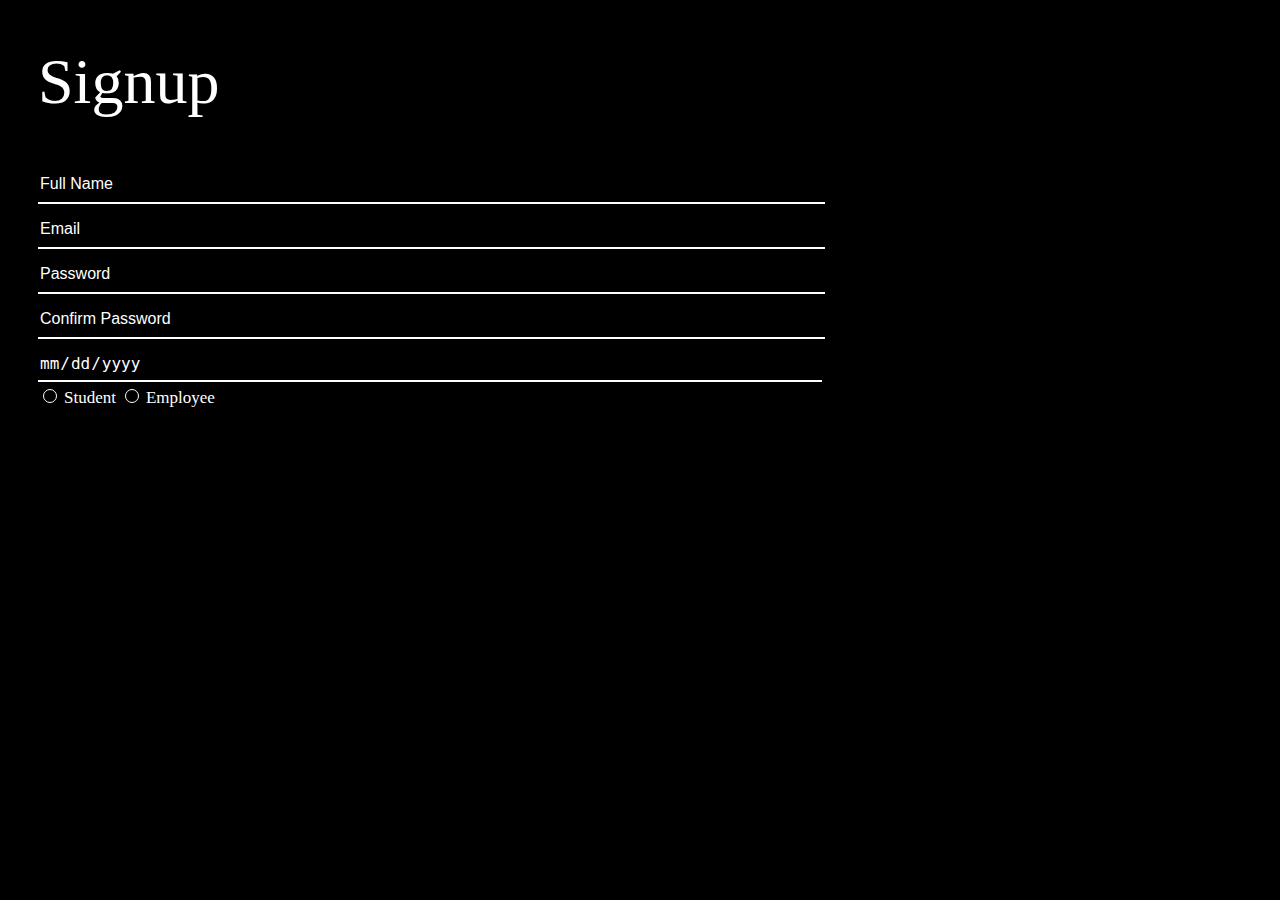
<file: Assignment-SignUp_Form/index.html>
<!DOCTYPE html>
<html lang="en">
<head>
    <meta charset="UTF-8">
    <meta http-equiv="X-UA-Compatible" content="IE=edge">
    <meta name="viewport" content="width=device-width, initial-scale=1.0">
    <title>Signup Form</title>
    <link rel="stylesheet" href="style.css">
</head>
<body>
   <div class="main">
    <h1 class="title">Signup</h1>
    <form action="">
        <input type="text" name="fullname" placeholder="Full Name" class="form-control">
        <input type="email" name="email" placeholder="Email" class="form-control">
        <input type="password" name="password" placeholder="Password" class="form-control">
        <input type="password" name="password" placeholder="Confirm Password" class="form-control">
        <input type="date" name="date" placeholder="DD/MM/YY"> <br>
        <input type="radio" class="form-control">
        <label for="student" class="label">Student</label>
        <input type="radio" class="form">
        <label for="student" class="label">Employee</label>
        
    </form>
   </div>
</body>
</html>
</file>
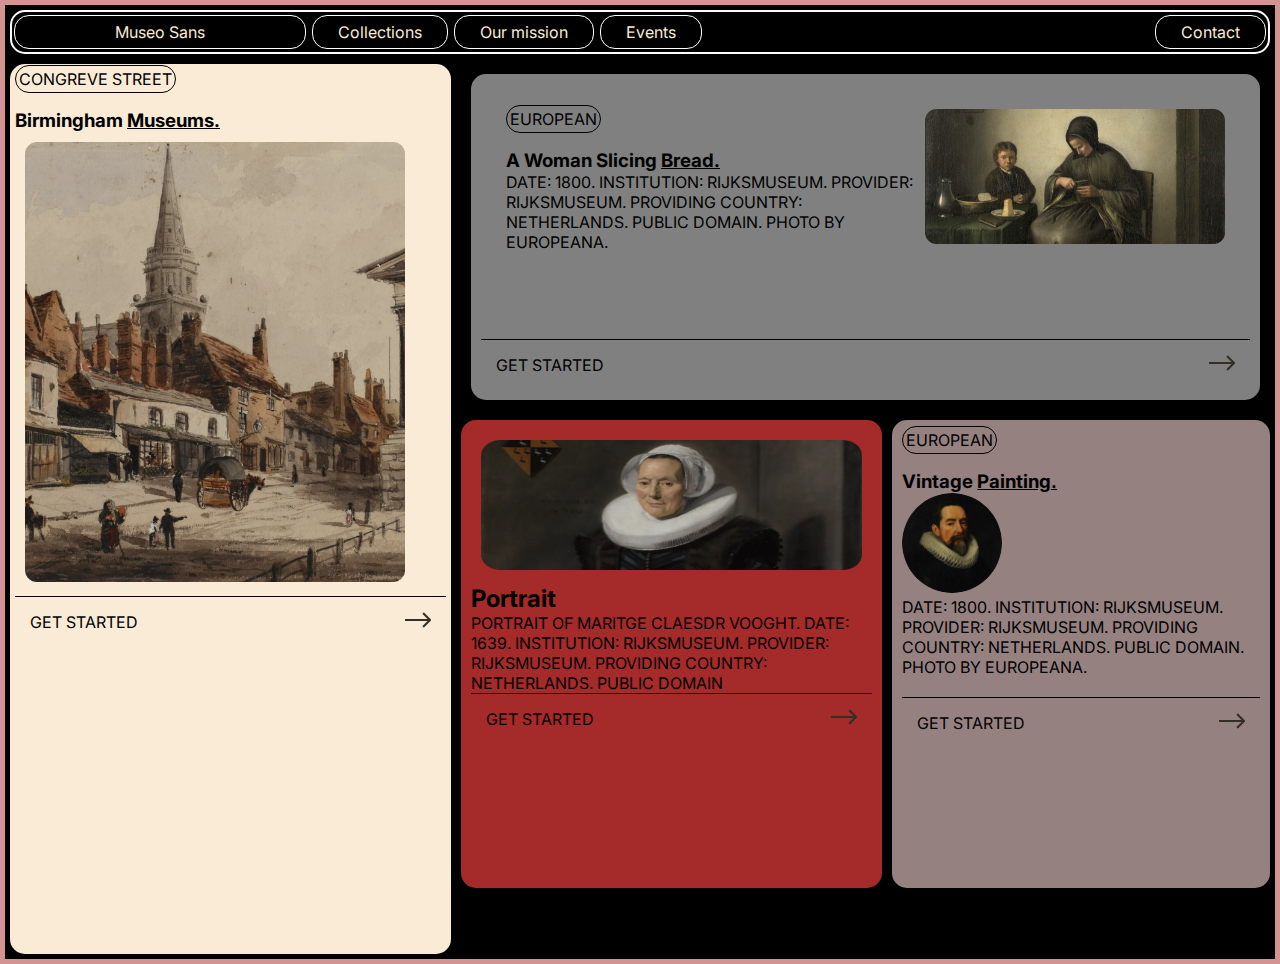
<file: f1 main xam self made/index.html>
<!DOCTYPE html>
<html lang="en">
<head>
    <meta charset="UTF-8">
    <meta http-equiv="X-UA-Compatible" content="IE=edge">
    <meta name="viewport" content="width=device-width, initial-scale=1.0">
    <link rel="preconnect" href="https://fonts.googleapis.com">
<link rel="preconnect" href="https://fonts.gstatic.com" crossorigin>
<link href="https://fonts.googleapis.com/css2?family=Inter:wght@500&family=Playball&family=Tomorrow:wght@100&display=swap" rel="stylesheet">

<link rel="stylesheet" href="style.css">
    <title>Project 1</title>
</head>
<body>

    <div class="navbar">
        <div class="left">
            <span class="iems" id="items">Museo Sans</span>
            <span class="iems">Collections</span>
            <span class="iems">Our mission</span>
            <span class="iems">Events</span>
        </div>
        <div class="right">
            <span class="iems">Contact</span>
        </div>
    </div>
    <div class="material">
        <div class="rightStreet">
            <span class="snip">CONGREVE STREET</span><br><br>
            <H3>Birmingham <u>Museums.</u></H3>
            <div class="firstImage">
               <img class="fistImage"src="image/02.png" alt="">
            </div>
            <div class="hline"></div>
            <div class="last">
                
                <div class="line">
            <p>GET STARTED </p>
        </div>

            <div class="arraow">
                <img src="image/Arrow.png" alt="">
            </div>
          </div>
        </div>
        <div class="leftStreet">
            <div class="theimage">
            <div class="upright">
                <div class="write">
            <span class="snip">EUROPEAN</span><br><br>
            <H3>A Woman Slicing <u>Bread.</u></H3>
            <p>DATE: 1800. INSTITUTION: RIJKSMUSEUM. PROVIDER: RIJKSMUSEUM. PROVIDING COUNTRY: NETHERLANDS. PUBLIC DOMAIN. PHOTO BY EUROPEANA.</p>
            </div>
            <div class="photo">
              <img class="phot"src="image/03.png" alt="">
            </div>
            
            </div>
            <div class="hline"></div>
            <div class="last">
                <div class="line">
            <p>GET STARTED </p>
        </div>
            <div class="arraow">
                <img src="image/Arrow.png" alt="">
            </div>
          </div>
        </div>
            <div class="below">
            <div class="downleft">
                <div class="IMAGE2">
                    <img class="twoimg"src="image/4.png" alt="">
                </div>
                <div class="portrait">
                    <h2>Portrait </h2>
                    <p>PORTRAIT OF MARITGE CLAESDR VOOGHT. DATE: 1639. INSTITUTION: RIJKSMUSEUM. PROVIDER: RIJKSMUSEUM. PROVIDING COUNTRY: NETHERLANDS. PUBLIC DOMAIN</p>
                </div>
                <div class="hline"></div>
                <div class="line"></div>
                <div class="last">
                    <div class="line">
                <p>GET STARTED </p>
            </div>
                <div class="arraow">
                    <img src="image/Arrow.png" alt="">
                </div>
              </div>
            </div>
            <div class="downright">
                <span class="snip">EUROPEAN</span><br><br>
                <H3>Vintage <u>Painting.</u></H3>
                <img class="img2"src="image/01.png" alt="">
                <p>DATE: 1800. INSTITUTION: RIJKSMUSEUM. PROVIDER: RIJKSMUSEUM. PROVIDING COUNTRY: NETHERLANDS. PUBLIC DOMAIN. PHOTO BY EUROPEANA.</p><br>
                <div class="hline"></div>
                <div class="last">
                    <div class="line">
                <p>GET STARTED </p>
            </div>
                <div class="arraow">
                    <img src="image/Arrow.png" alt="">
                </div>
              </div>
            </div>
        </div>

        </div>
    </div>
</body>
</html>
</file>
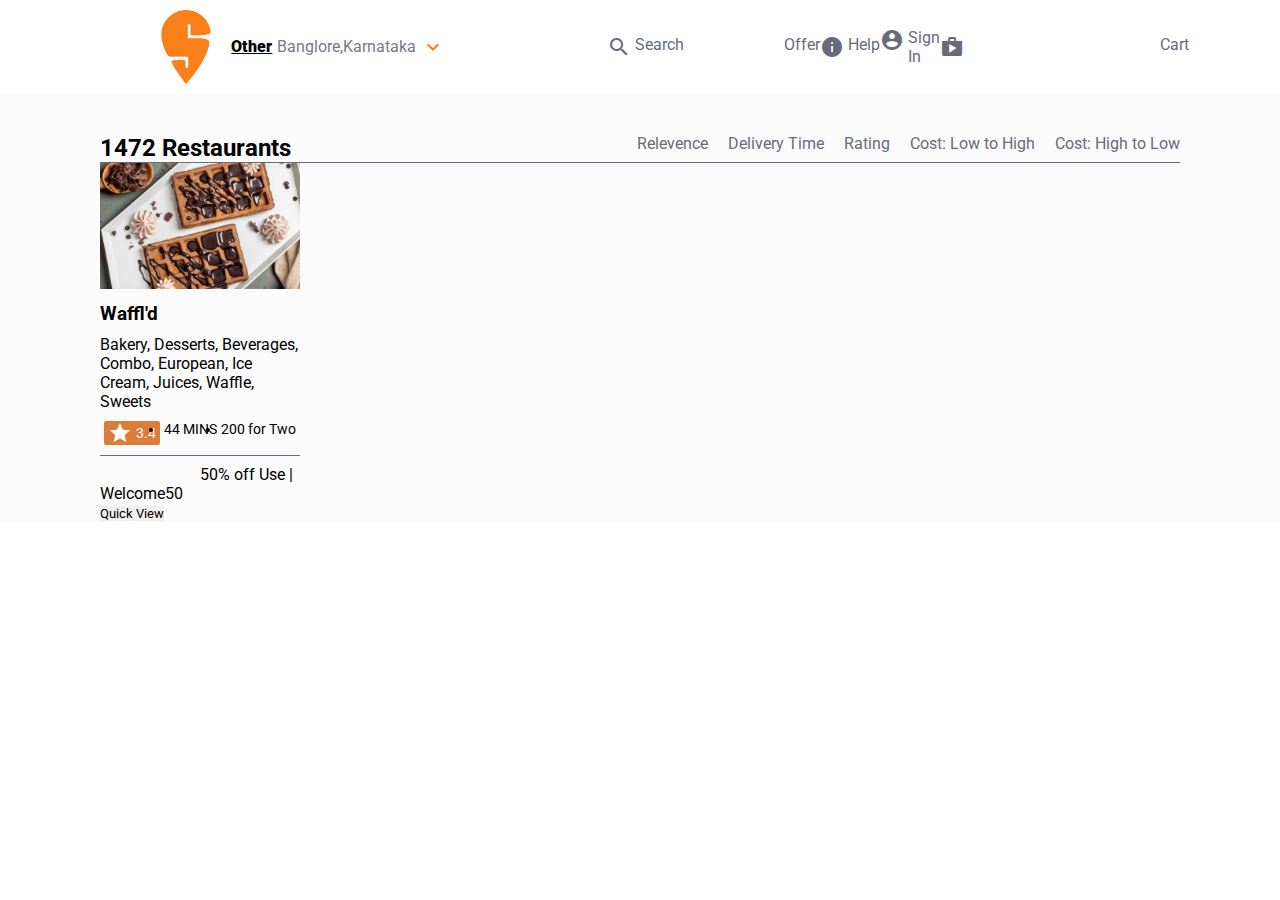
<file: swiggy clone new/index.html>
<!DOCTYPE html>
<html lang="en">

<head>
    <meta charset="UTF-8">
    <meta http-equiv="X-UA-Compatible" content="IE=edge">
    <meta name="viewport" content="width=device-width, initial-scale=1.0">
    <title>Swiggy-Clone</title>
    <link href="https://fonts.googleapis.com/icon?family=Material+Icons" rel="stylesheet">
    <link rel="stylesheet" href="./index.css">
    <link rel="preconnect" href="https://fonts.googleapis.com">
    <link rel="preconnect" href="https://fonts.gstatic.com" crossorigin>
    <link
        href="https://fonts.googleapis.com/css2?family=Moon+Dance&family=Mulish:wght@400;500;600;700;800&family=Roboto:wght@100&display=swap"
        rel="stylesheet">
    <style>
        * {
            font-family: 'Moon Dance', cursive;
            font-family: 'Mulish', sans-serif;
            font-family: 'Roboto', sans-serif;
        }
    </style>
</head>

<body>
    <nav class="nav-container">
        <div class="left-nav">
            <img src="./images/logo.png" alt="" class="logo">
            <div class="address-container">
                <a href="#" class="other-link"><strong>Other</strong></a>
                <span style="color: #787B87;">Banglore,Karnataka</span>
                <span class="material-icons" style="color: #fc8018">expand_more</span>
            </div>
        </div>
        <div class="right-nav">
            <a href="#">
                <span class="material-icons">search</span>
                <span>Search</span>
            </a>
            <a href="#">
                <span class="material-icons">sell</span>
                <span>Offer</span>
            </a><a href="#">
                <span class="material-icons">info</span>
                <span>Help</span>
            </a><a href="#">
                <span class="material-icons">account_circle</span>
                <span>Sign In</span>
            </a><a href="#">
                <span class="material-icons">shopping_bag</span>
                <span>Cart</span>
            </a>
        </div>
    </nav>

    <main>
        <section class="main-container">
        <div class="second-nav">
            <h2>1472 Restaurants</h2>
            <div class="links-list">
                <a href="#">Relevence</a>
                <a href="#">Delivery Time</a>
                <a href="#">Rating</a>
                <a href="#">Cost: Low to High</a>
                <a href="#">Cost: High to Low</a>
            </div>
        </div>


        <div class="cards-container">
            <div class="card">
                <img src="./images/item.jpeg" alt="">
                <h3>Waffl'd</h3>
                <p class="">Bakery, Desserts, Beverages, Combo, European, Ice
                    Cream, Juices, Waffle, Sweets</p>
                <ul class="rating-container">
                    <li class="rating">
                        <span class="material-icons">star</span>
                        <span>3.4</span>
                    </li>
                    <li>44 MINS</li>
                    <li>200 for Two</li>
                </ul>
                <p>
                    <span class="material-icons">sell</span>
                    <span>50% off Use | Welcome50</span>
                </p>
                <button>Quick View</button>
            </div>
        </div>
    </section>
    </main>


</body>

</html>
</file>
<file: Assignment-SignUp_Form/style.css>
*{
    background-color: black; 
    /* margin: 30px; */

}
.main{
    margin: 30px;
}

.title{
    font-weight: 400;
    font-size: 64px;
    line-height: 77px;
    color: #FFFFFF;
}
input[type="text"],input[type="email"],input[type="date"],input[type="password"]{
    border: none;
    width: 65%;
    color: #FFFFFF;
    height: 33px;
    border-bottom: 2px solid white;
    margin: 4px 0px;
    font-size: 16px;

}
input[type="text"]:focus ,input[type="email"]:focus,input[type="date"]:focus,input[type="password"]:focus{
    outline: none;
}
input[type="text"]::placeholder ,input[type="email"]::placeholder,input[type="date"]::placeholder,input[type="password"]::placeholder{
    color: #FFFFFF;

}
input[type="radio"]{
   appearance: none;
   border: 1px solid white;
   background-color: black;
   height: 14px;
   width: 14px;
   border-radius: 50%;

}
.label {
    color: #FFFFFF;
    font-size: 17px;
    margin: 0px ;
}
</file>
<file: f1 main xam self made/style.css>
*{
    padding: 0;
    margin: 0;
    box-sizing: border-box;
    font-family: 'Inter' ,sans-serif;
}
body{
    background-color: black;
    border: 5px solid rgb(212, 147, 147);
}
.navbar{
    color: antiquewhite;
    display: flex;
    justify-content: space-between;
    border: 2px white solid;
    border-radius: 15px;
    padding: 10px;
    padding-left: 1px;
    padding-right: 1px;
    margin: 5px;
    /* margin-left: 0px; */
}
.iems{
    border: 1px solid white;
    border-radius: 15px;
    padding: 6px;
    padding-left: 25px;
    padding-right: 25px;
    margin: 1px;
}
#items{
    padding-left: 100px;
    padding-right: 100px;
}
.rightStreet{
    background-color: antiquewhite;
    width: 35%;
    padding: 5px;
    margin: 5px;
    border-radius: 15px;
}
.leftStreet{
    width: 65%;
}
.theimage{
    background-color: grey;
    border-radius: 15px;
    margin: 15px;
    padding: 10px;
    
}
.upright{
    background-color: grey;
    height: 25vh;
    display: flex;
    justify-content: space-between;
    overflow: hidden;
    border-radius: 15px;
    margin: 15px;
    padding: 10px;
}
.downleft{
    background-color: brown;
    overflow: hidden;
    border-radius: 15px;
    margin: 5px;
    padding: 10px;


}
.phot{
    width: 300px;
}
.downright{
     overflow: hidden;
    border-radius: 15px;
    margin: 5px;
    padding: 10px;
    background-color: rgb(150, 129, 129);
    height: 52vh;

}
.material{
    display: flex;
    height: 100vh;
    justify-content: space-around;
}
.below{
    display: flex;
    height: 50%;
}
.downleft{
    height: 52vh;
}
.fistImage{
    width: 25rem;
    border-radius: 15px;
    padding: 10px;
    
}
.last{
    display: flex;
    justify-content: space-between;
}
.snip{
    border: 1px solid black;
    border-radius: 15px;
    padding: 3px;
    
}
.firstImage{
  overflow: hidden;
}
.last{
    padding: 15px;
}
.twoimg{
    overflow: hidden;
    width: 100%;
    height: 150px;
    padding: 10px;
    /* padding-left: 30px; */
    cursor: pointer;
}
.img2{
    border-radius: 50%;
    height: 100px;
    /* margin-left: 250px; */
    cursor: pointer;
}
.fistImage:hover{
    transform: scale(0.9);
    z-index:2 ;
    cursor: pointer;
}
.twoimg:hover{
    transform: scale(0.9);
    z-index:2 ;
    cursor: pointer;
}
.phot:hover{
    transform: scale(0.9);
    z-index:2 ;
    cursor: pointer;
}
.img2:hover{
    transform: scale(0.9);
    z-index:2;
    cursor: pointer;
}
.hline{
    height: 1px;
    background-color: black;
    
}
@media(max-width:850px){
    html{
        font-size: 55%;
        
    }
}
.iems:hover{
    background-color: rgb(167, 107, 223);
    cursor: pointer;


}
.arraow:hover{
    transform: scale(2.0);
}


@media (max-width:700px) {
    body{
            font-size: 50%;
            flex-direction: column;
            width: 100%;
            height: 100vh;
    }
    .below{
        flex-direction: column;
        width: 100%;
        height: 100vh;
    }
    .leftStreet{
        flex-direction: column;
        width: 100%;
        height: 100vh;
    }
    .material{
        flex-direction: column;
        width: 100%;
        height: 100vh;

    }
    .rightStreet{
        flex-direction: row;
        width: 100%;
        height: 100vh;
        
    }
    .navbar{
        font-size: 50%;
        width: 100%;
         height: 10vh 
    }
}
</file>
<file: swiggy clone new/index.css>
*{
    padding: 0;
    border: none;
    margin: 0;
}
.nav-container{
    display: flex;
    justify-content: space-evenly;
    box-shadow: 0px 1px 4px gray;
    padding: 10px 0px;
}
.left-nav{
    display: flex;
    justify-content: space-between;
    align-items: center;
    gap: 20px;
}
.address-container{
    display: flex;
    align-items: center;
    gap: 5px;
}
.address-container>a{
    font-weight: bolder;
    color: black;

}
.address-container  .other-link:hover{
    color: #fc8018;
}
.left-nav>img{
    width: 50px;

}
.right-nav{
    width: 40%;
    display: flex;
    justify-content: space-evenly;
    align-items: center;
}
.right-nav>a{
    display: flex;
    text-decoration: none;
    color: #686B78;
    gap: 4px;
}
.logo{
    transition: 0.5s;
}
.logo:hover {
    transform: scaleX(1.1) scaleY(1.1);
}
main{
    background-color: #FBFBFB;
}
.main-container {
    margin: 0px 100px 10px 100px;
    padding-top: 40px;

}
.second-nav{
    display: flex;
    justify-content: space-between;
    /* align-items: center; */
    border-bottom: 0.1px solid #686B78;
}
.links-list{
    display: flex;
    gap: 20px;
    align-items: stretch;
}
.links-list > a{
    text-decoration: none;
    color: #686B78;
    font-weight: 400;
}
.links-list >a:hover{
    border-bottom: 1px solid black;
}
.cards-container{
    display: flex;
}
.card{
    width: 200px;
}
.card > img{
    width: 200px;
}
.card h3{
    margin: 10px 0px;
}
.card > .description{
    color: #686B78;
    margin: 10px 0px;
    font-size: 14px;
}
.rating-container{
    display: flex;
    justify-content: space-evenly;
    padding: 10px 0px;
    border-bottom: 0.2px solid #686B78 ;
    font-size: 14px;
}
.rating{
    display: flex;
    align-items: center;
    gap: 4px;
    background-color: #DB7C38;
    color: white;
    padding: 0px 4px;
    border-radius: 2px;
}
.rating > material-icons{
    font-size: 14px !important;
}
</file>
